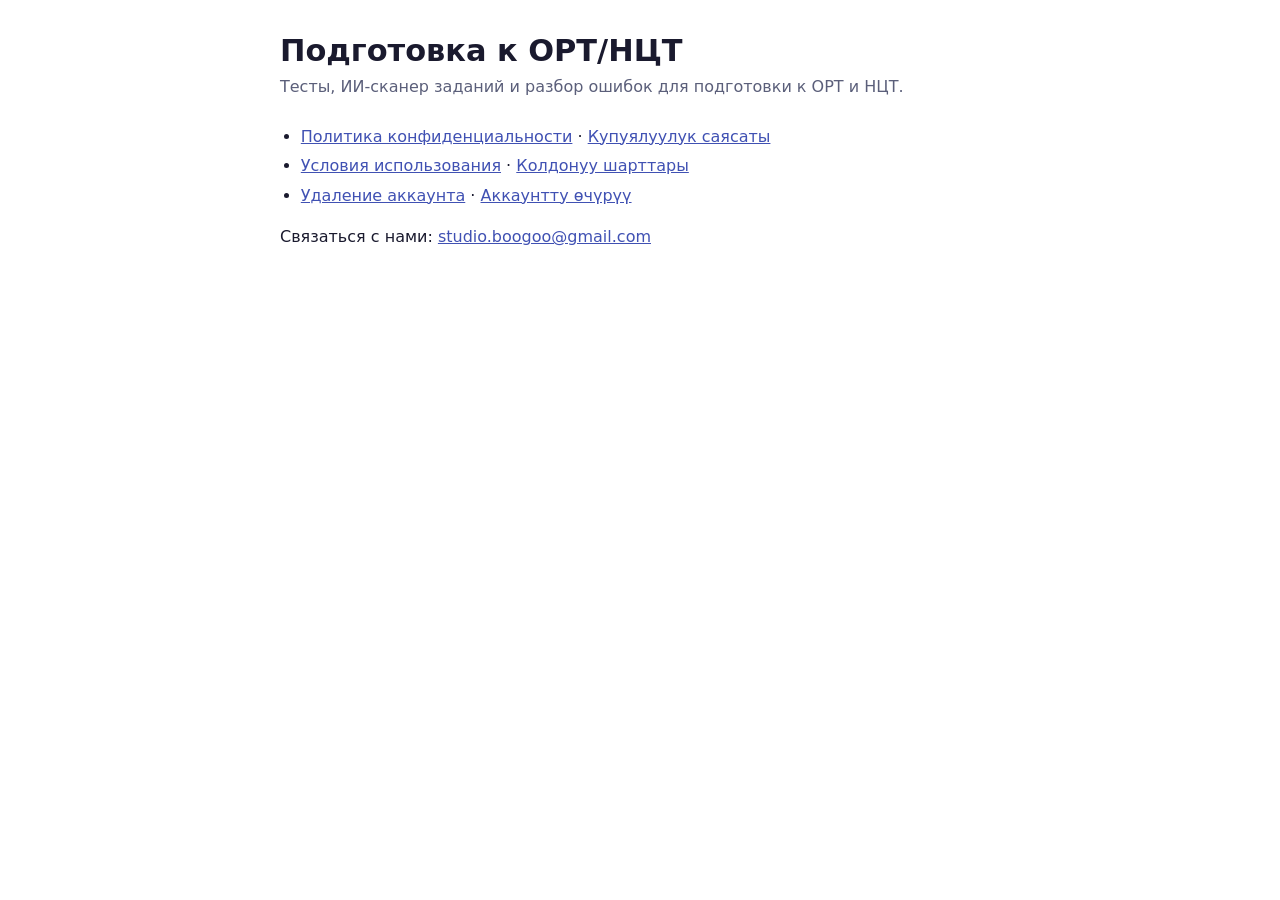
<file: index.html>
<!doctype html>
<html lang="ru">
<head>
<meta charset="utf-8">
<meta name="viewport" content="width=device-width, initial-scale=1">
<title>Подготовка к ОРТ/НЦТ</title>
<link rel="stylesheet" href="style.css">
</head>
<body>
<main>
<h1>Подготовка к ОРТ/НЦТ</h1>
<p class="date">Тесты, ИИ-сканер заданий и разбор ошибок для подготовки к ОРТ и НЦТ.</p>
<ul>
<li><a href="privacy.html">Политика конфиденциальности</a> · <a href="privacy.html#ky">Купуялуулук саясаты</a></li>
<li><a href="terms.html">Условия использования</a> · <a href="terms.html#ky">Колдонуу шарттары</a></li>
<li><a href="delete-account.html">Удаление аккаунта</a> · <a href="delete-account.html#ky">Аккаунтту өчүрүү</a></li>
</ul>
<p>Связаться с нами: <a href="mailto:studio.boogoo@gmail.com">studio.boogoo@gmail.com</a></p>
</main>
</body>
</html>
</file>
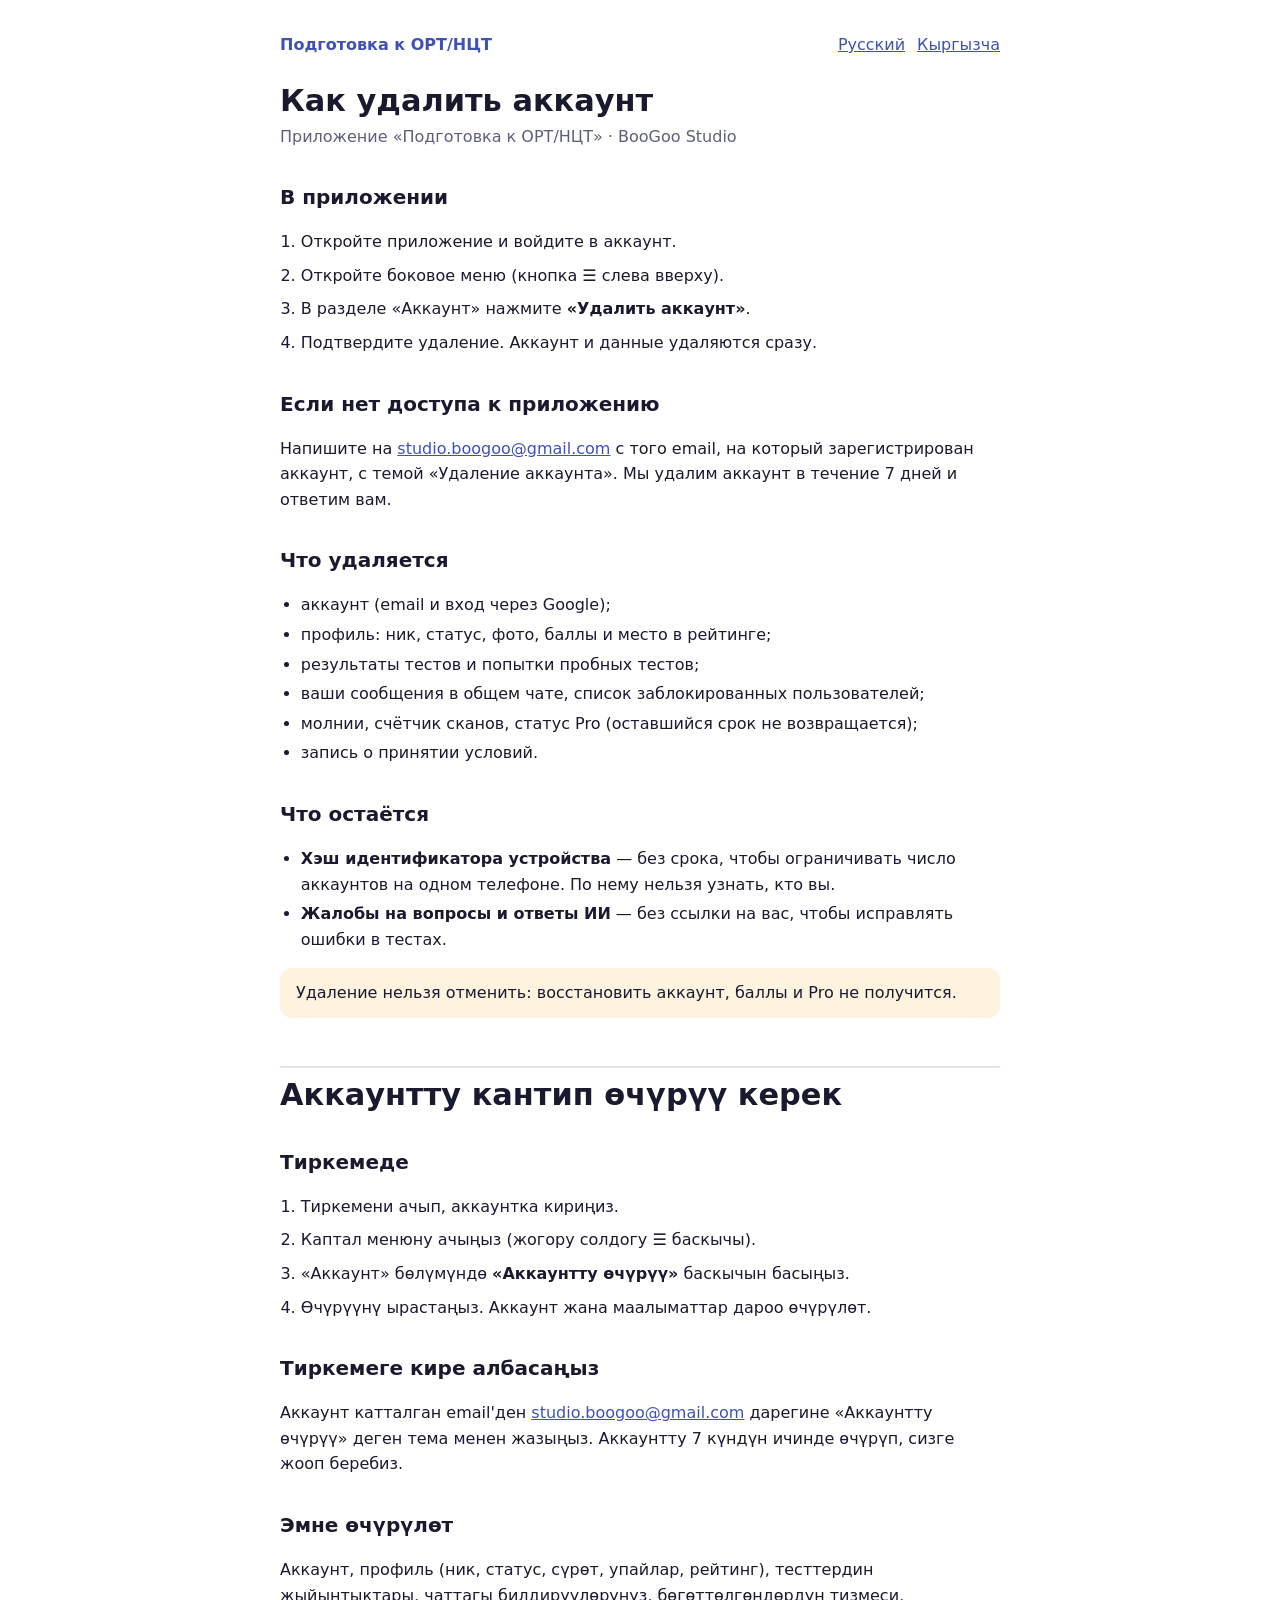
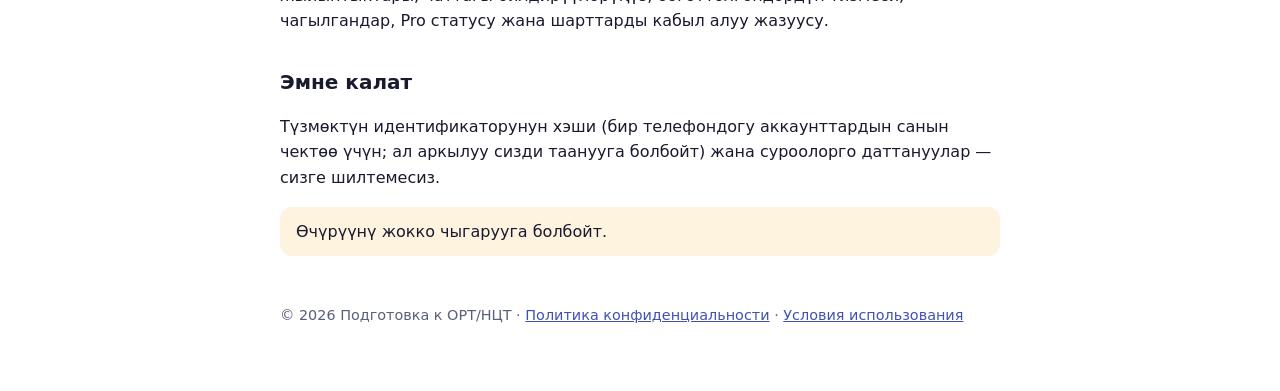
<file: delete-account.html>
<!doctype html>
<html lang="ru">
<head>
<meta charset="utf-8">
<meta name="viewport" content="width=device-width, initial-scale=1">
<title>Удаление аккаунта — Подготовка к ОРТ/НЦТ</title>
<link rel="stylesheet" href="style.css">
</head>
<body>
<main>
<header class="top">
  <a class="app" href="index.html">Подготовка к ОРТ/НЦТ</a>
  <nav class="langs"><a href="#ru">Русский</a><a href="#ky">Кыргызча</a></nav>
</header>

<section id="ru">
<h1>Как удалить аккаунт</h1>
<p class="date">Приложение «Подготовка к ОРТ/НЦТ» · BooGoo Studio</p>

<h2>В приложении</h2>
<ol class="steps">
<li>Откройте приложение и войдите в аккаунт.</li>
<li>Откройте боковое меню (кнопка ☰ слева вверху).</li>
<li>В разделе «Аккаунт» нажмите <strong>«Удалить аккаунт»</strong>.</li>
<li>Подтвердите удаление. Аккаунт и данные удаляются сразу.</li>
</ol>

<h2>Если нет доступа к приложению</h2>
<p>Напишите на <a href="mailto:studio.boogoo@gmail.com">studio.boogoo@gmail.com</a> с того email, на который зарегистрирован аккаунт, с темой «Удаление аккаунта». Мы удалим аккаунт в течение 7 дней и ответим вам.</p>

<h2>Что удаляется</h2>
<ul>
<li>аккаунт (email и вход через Google);</li>
<li>профиль: ник, статус, фото, баллы и место в рейтинге;</li>
<li>результаты тестов и попытки пробных тестов;</li>
<li>ваши сообщения в общем чате, список заблокированных пользователей;</li>
<li>молнии, счётчик сканов, статус Pro (оставшийся срок не возвращается);</li>
<li>запись о принятии условий.</li>
</ul>

<h2>Что остаётся</h2>
<ul>
<li><strong>Хэш идентификатора устройства</strong> — без срока, чтобы ограничивать число аккаунтов на одном телефоне. По нему нельзя узнать, кто вы.</li>
<li><strong>Жалобы на вопросы и ответы ИИ</strong> — без ссылки на вас, чтобы исправлять ошибки в тестах.</li>
</ul>
<p class="note">Удаление нельзя отменить: восстановить аккаунт, баллы и Pro не получится.</p>
</section>

<section id="ky" class="lang-block" lang="ky">
<h1>Аккаунтту кантип өчүрүү керек</h1>

<h2>Тиркемеде</h2>
<ol class="steps">
<li>Тиркемени ачып, аккаунтка кириңиз.</li>
<li>Каптал менюну ачыңыз (жогору солдогу ☰ баскычы).</li>
<li>«Аккаунт» бөлүмүндө <strong>«Аккаунтту өчүрүү»</strong> баскычын басыңыз.</li>
<li>Өчүрүүнү ырастаңыз. Аккаунт жана маалыматтар дароо өчүрүлөт.</li>
</ol>

<h2>Тиркемеге кире албасаңыз</h2>
<p>Аккаунт катталган email'ден <a href="mailto:studio.boogoo@gmail.com">studio.boogoo@gmail.com</a> дарегине «Аккаунтту өчүрүү» деген тема менен жазыңыз. Аккаунтту 7 күндүн ичинде өчүрүп, сизге жооп беребиз.</p>

<h2>Эмне өчүрүлөт</h2>
<p>Аккаунт, профиль (ник, статус, сүрөт, упайлар, рейтинг), тесттердин жыйынтыктары, чаттагы билдирүүлөрүңүз, бөгөттөлгөндөрдүн тизмеси, чагылгандар, Pro статусу жана шарттарды кабыл алуу жазуусу.</p>

<h2>Эмне калат</h2>
<p>Түзмөктүн идентификаторунун хэши (бир телефондогу аккаунттардын санын чектөө үчүн; ал аркылуу сизди таанууга болбойт) жана суроолорго даттануулар — сизге шилтемесиз.</p>
<p class="note">Өчүрүүнү жокко чыгарууга болбойт.</p>
</section>

<footer>© 2026 Подготовка к ОРТ/НЦТ · <a href="privacy.html">Политика конфиденциальности</a> · <a href="terms.html">Условия использования</a></footer>
</main>
</body>
</html>
</file>
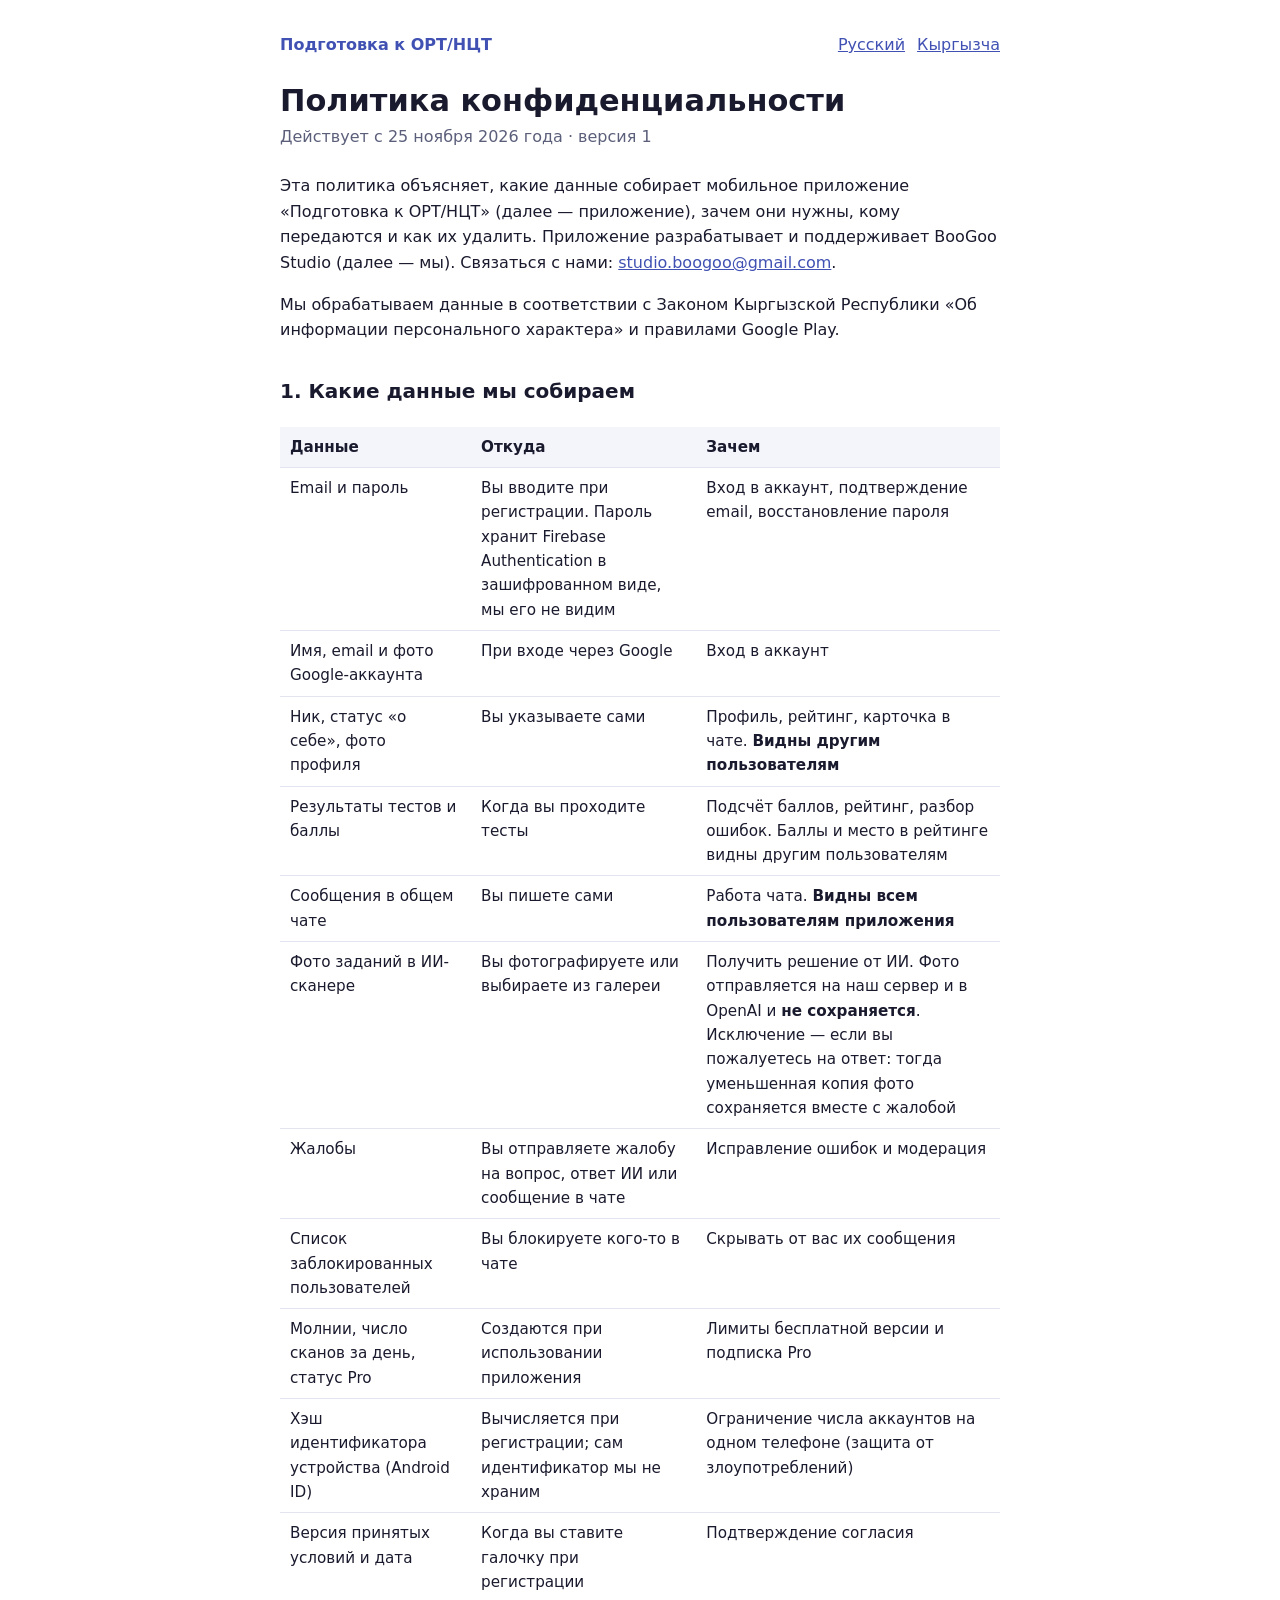
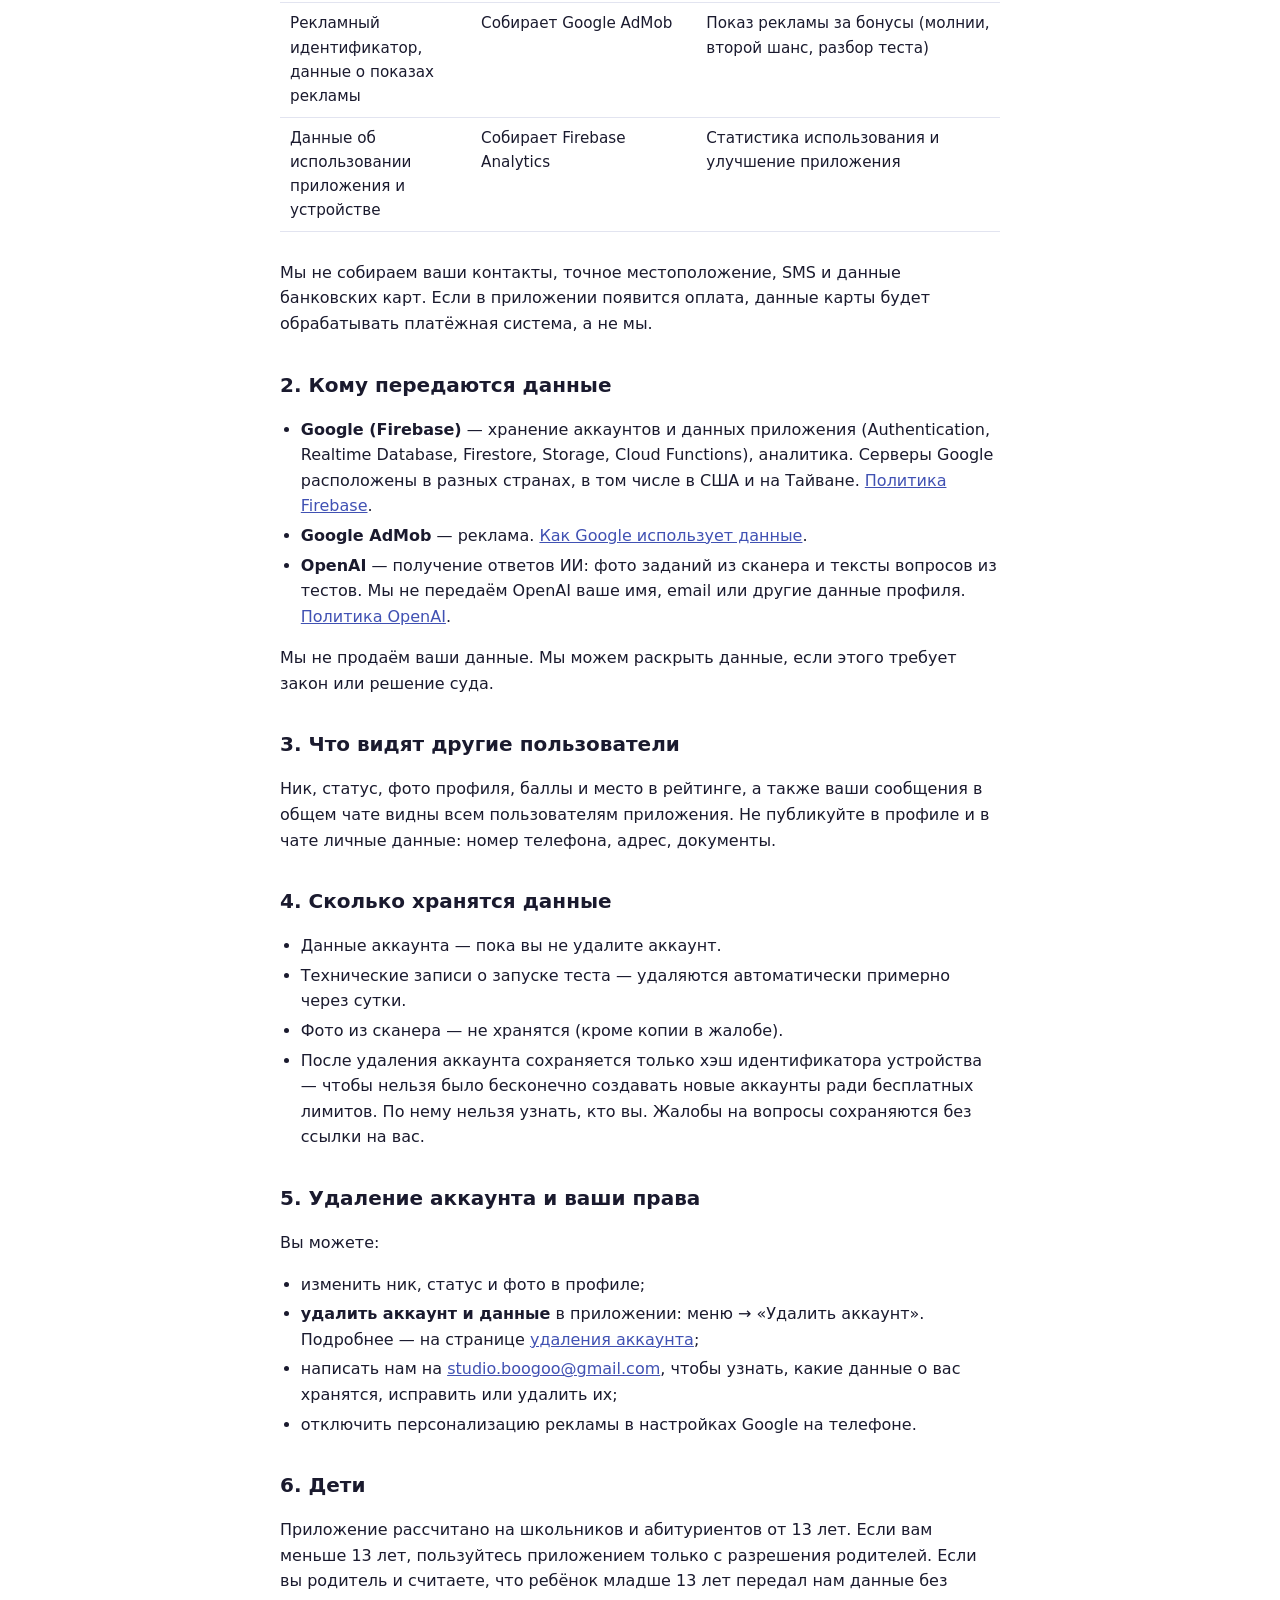
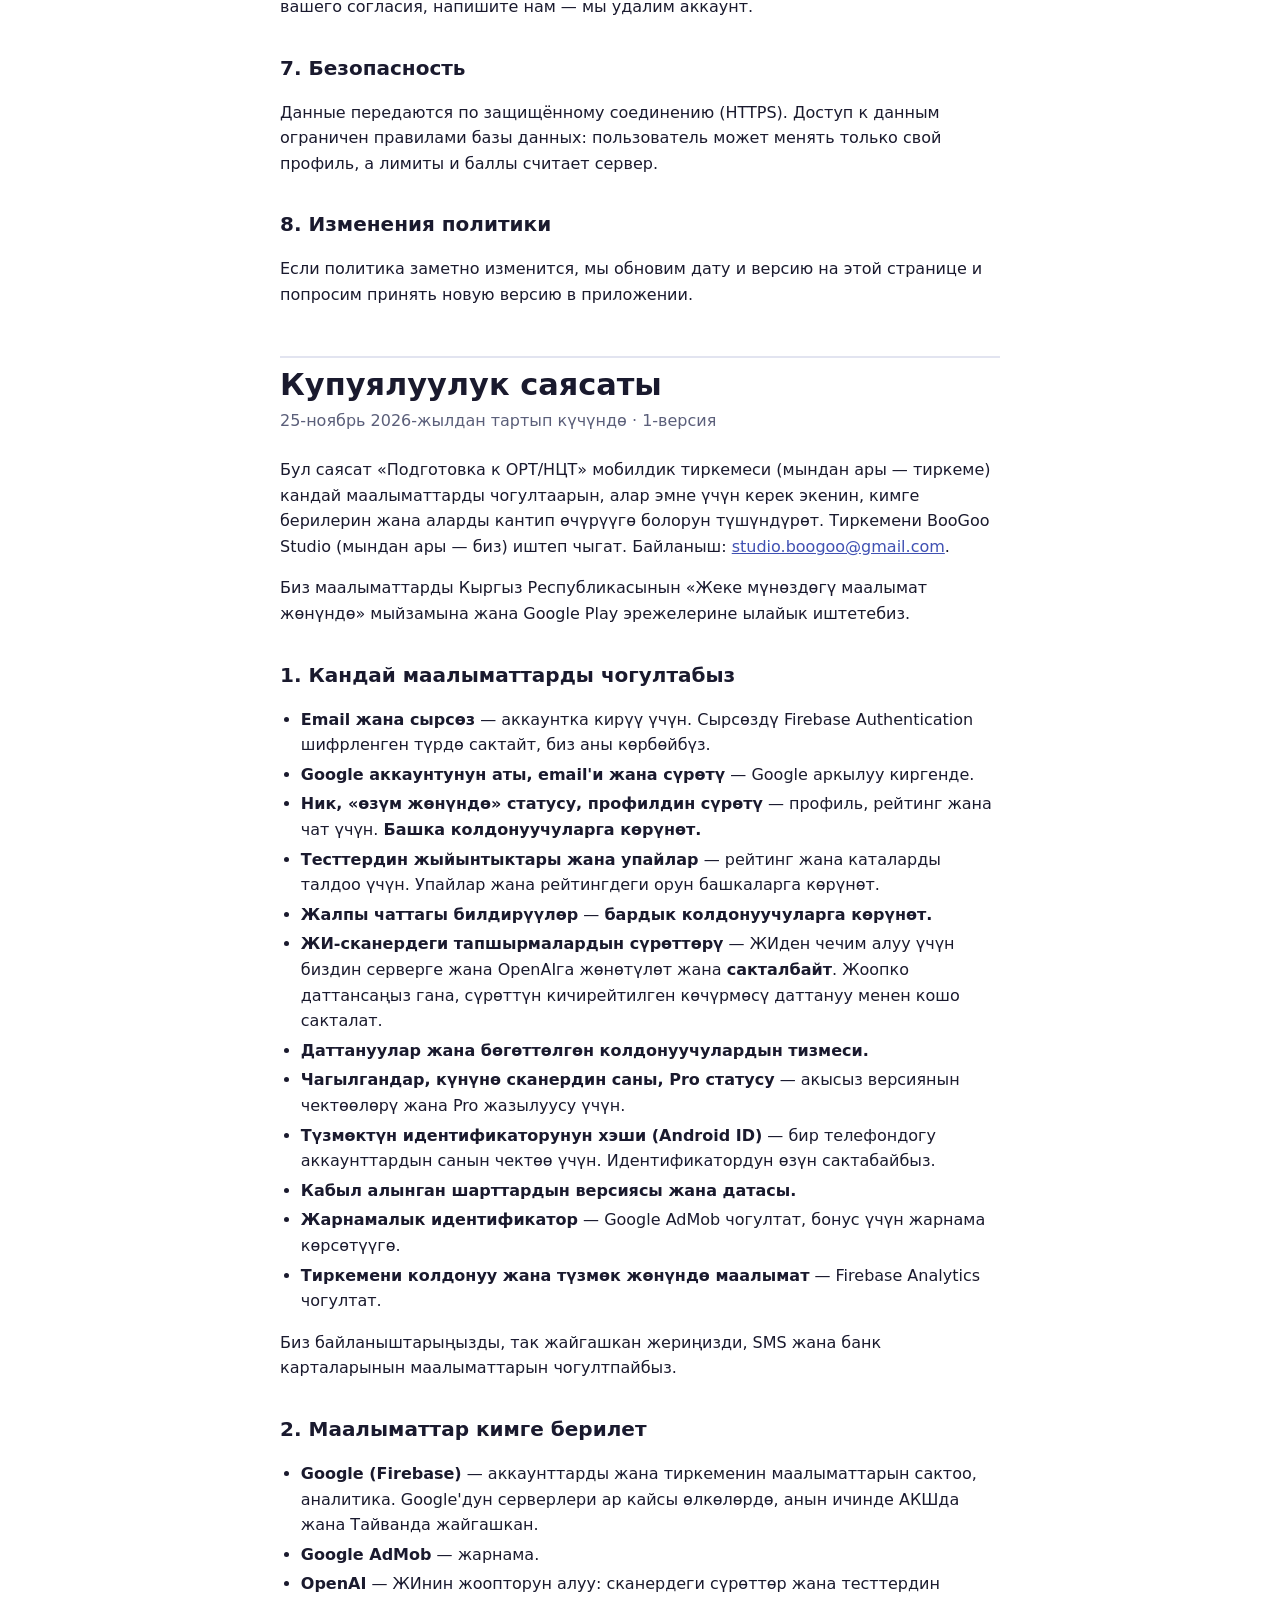
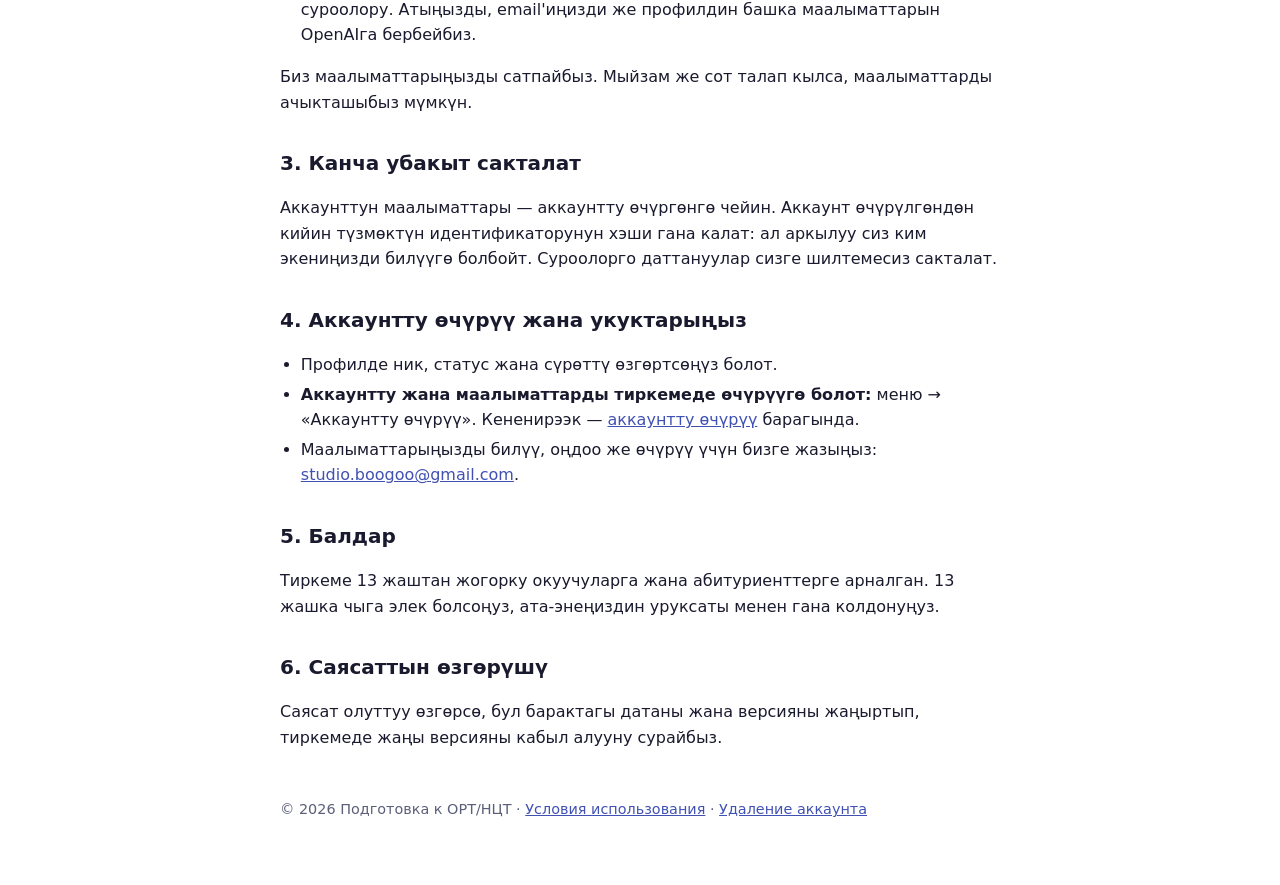
<file: privacy.html>
<!doctype html>
<html lang="ru">
<head>
<meta charset="utf-8">
<meta name="viewport" content="width=device-width, initial-scale=1">
<title>Политика конфиденциальности — Подготовка к ОРТ/НЦТ</title>
<link rel="stylesheet" href="style.css">
</head>
<body>
<main>
<header class="top">
  <a class="app" href="index.html">Подготовка к ОРТ/НЦТ</a>
  <nav class="langs"><a href="#ru">Русский</a><a href="#ky">Кыргызча</a></nav>
</header>

<section id="ru">
<h1>Политика конфиденциальности</h1>
<p class="date">Действует с 25 ноября 2026 года · версия 1</p>

<p>Эта политика объясняет, какие данные собирает мобильное приложение «Подготовка к ОРТ/НЦТ» (далее — приложение), зачем они нужны, кому передаются и как их удалить. Приложение разрабатывает и поддерживает BooGoo Studio (далее — мы). Связаться с нами: <a href="mailto:studio.boogoo@gmail.com">studio.boogoo@gmail.com</a>.</p>
<p>Мы обрабатываем данные в соответствии с Законом Кыргызской Республики «Об информации персонального характера» и правилами Google Play.</p>

<h2>1. Какие данные мы собираем</h2>
<div class="table"><table>
<tr><th>Данные</th><th>Откуда</th><th>Зачем</th></tr>
<tr><td>Email и пароль</td><td>Вы вводите при регистрации. Пароль хранит Firebase Authentication в зашифрованном виде, мы его не видим</td><td>Вход в аккаунт, подтверждение email, восстановление пароля</td></tr>
<tr><td>Имя, email и фото Google-аккаунта</td><td>При входе через Google</td><td>Вход в аккаунт</td></tr>
<tr><td>Ник, статус «о себе», фото профиля</td><td>Вы указываете сами</td><td>Профиль, рейтинг, карточка в чате. <strong>Видны другим пользователям</strong></td></tr>
<tr><td>Результаты тестов и баллы</td><td>Когда вы проходите тесты</td><td>Подсчёт баллов, рейтинг, разбор ошибок. Баллы и место в рейтинге видны другим пользователям</td></tr>
<tr><td>Сообщения в общем чате</td><td>Вы пишете сами</td><td>Работа чата. <strong>Видны всем пользователям приложения</strong></td></tr>
<tr><td>Фото заданий в ИИ-сканере</td><td>Вы фотографируете или выбираете из галереи</td><td>Получить решение от ИИ. Фото отправляется на наш сервер и в OpenAI и <strong>не сохраняется</strong>. Исключение — если вы пожалуетесь на ответ: тогда уменьшенная копия фото сохраняется вместе с жалобой</td></tr>
<tr><td>Жалобы</td><td>Вы отправляете жалобу на вопрос, ответ ИИ или сообщение в чате</td><td>Исправление ошибок и модерация</td></tr>
<tr><td>Список заблокированных пользователей</td><td>Вы блокируете кого-то в чате</td><td>Скрывать от вас их сообщения</td></tr>
<tr><td>Молнии, число сканов за день, статус Pro</td><td>Создаются при использовании приложения</td><td>Лимиты бесплатной версии и подписка Pro</td></tr>
<tr><td>Хэш идентификатора устройства (Android ID)</td><td>Вычисляется при регистрации; сам идентификатор мы не храним</td><td>Ограничение числа аккаунтов на одном телефоне (защита от злоупотреблений)</td></tr>
<tr><td>Версия принятых условий и дата</td><td>Когда вы ставите галочку при регистрации</td><td>Подтверждение согласия</td></tr>
<tr><td>Рекламный идентификатор, данные о показах рекламы</td><td>Собирает Google AdMob</td><td>Показ рекламы за бонусы (молнии, второй шанс, разбор теста)</td></tr>
<tr><td>Данные об использовании приложения и устройстве</td><td>Собирает Firebase Analytics</td><td>Статистика использования и улучшение приложения</td></tr>
</table></div>
<p>Мы не собираем ваши контакты, точное местоположение, SMS и данные банковских карт. Если в приложении появится оплата, данные карты будет обрабатывать платёжная система, а не мы.</p>

<h2>2. Кому передаются данные</h2>
<ul>
<li><strong>Google (Firebase)</strong> — хранение аккаунтов и данных приложения (Authentication, Realtime Database, Firestore, Storage, Cloud Functions), аналитика. Серверы Google расположены в разных странах, в том числе в США и на Тайване. <a href="https://firebase.google.com/support/privacy">Политика Firebase</a>.</li>
<li><strong>Google AdMob</strong> — реклама. <a href="https://policies.google.com/technologies/partner-sites">Как Google использует данные</a>.</li>
<li><strong>OpenAI</strong> — получение ответов ИИ: фото заданий из сканера и тексты вопросов из тестов. Мы не передаём OpenAI ваше имя, email или другие данные профиля. <a href="https://openai.com/policies/privacy-policy">Политика OpenAI</a>.</li>
</ul>
<p>Мы не продаём ваши данные. Мы можем раскрыть данные, если этого требует закон или решение суда.</p>

<h2>3. Что видят другие пользователи</h2>
<p>Ник, статус, фото профиля, баллы и место в рейтинге, а также ваши сообщения в общем чате видны всем пользователям приложения. Не публикуйте в профиле и в чате личные данные: номер телефона, адрес, документы.</p>

<h2>4. Сколько хранятся данные</h2>
<ul>
<li>Данные аккаунта — пока вы не удалите аккаунт.</li>
<li>Технические записи о запуске теста — удаляются автоматически примерно через сутки.</li>
<li>Фото из сканера — не хранятся (кроме копии в жалобе).</li>
<li>После удаления аккаунта сохраняется только хэш идентификатора устройства — чтобы нельзя было бесконечно создавать новые аккаунты ради бесплатных лимитов. По нему нельзя узнать, кто вы. Жалобы на вопросы сохраняются без ссылки на вас.</li>
</ul>

<h2>5. Удаление аккаунта и ваши права</h2>
<p>Вы можете:</p>
<ul>
<li>изменить ник, статус и фото в профиле;</li>
<li><strong>удалить аккаунт и данные</strong> в приложении: меню → «Удалить аккаунт». Подробнее — на странице <a href="delete-account.html">удаления аккаунта</a>;</li>
<li>написать нам на <a href="mailto:studio.boogoo@gmail.com">studio.boogoo@gmail.com</a>, чтобы узнать, какие данные о вас хранятся, исправить или удалить их;</li>
<li>отключить персонализацию рекламы в настройках Google на телефоне.</li>
</ul>

<h2>6. Дети</h2>
<p>Приложение рассчитано на школьников и абитуриентов от 13 лет. Если вам меньше 13 лет, пользуйтесь приложением только с разрешения родителей. Если вы родитель и считаете, что ребёнок младше 13 лет передал нам данные без вашего согласия, напишите нам — мы удалим аккаунт.</p>

<h2>7. Безопасность</h2>
<p>Данные передаются по защищённому соединению (HTTPS). Доступ к данным ограничен правилами базы данных: пользователь может менять только свой профиль, а лимиты и баллы считает сервер.</p>

<h2>8. Изменения политики</h2>
<p>Если политика заметно изменится, мы обновим дату и версию на этой странице и попросим принять новую версию в приложении.</p>
</section>

<section id="ky" class="lang-block" lang="ky">
<h1>Купуялуулук саясаты</h1>
<p class="date">25-ноябрь 2026-жылдан тартып күчүндө · 1-версия</p>

<p>Бул саясат «Подготовка к ОРТ/НЦТ» мобилдик тиркемеси (мындан ары — тиркеме) кандай маалыматтарды чогултаарын, алар эмне үчүн керек экенин, кимге берилерин жана аларды кантип өчүрүүгө болорун түшүндүрөт. Тиркемени BooGoo Studio (мындан ары — биз) иштеп чыгат. Байланыш: <a href="mailto:studio.boogoo@gmail.com">studio.boogoo@gmail.com</a>.</p>
<p>Биз маалыматтарды Кыргыз Республикасынын «Жеке мүнөздөгү маалымат жөнүндө» мыйзамына жана Google Play эрежелерине ылайык иштетебиз.</p>

<h2>1. Кандай маалыматтарды чогултабыз</h2>
<ul>
<li><strong>Email жана сырсөз</strong> — аккаунтка кирүү үчүн. Сырсөздү Firebase Authentication шифрленген түрдө сактайт, биз аны көрбөйбүз.</li>
<li><strong>Google аккаунтунун аты, email'и жана сүрөтү</strong> — Google аркылуу киргенде.</li>
<li><strong>Ник, «өзүм жөнүндө» статусу, профилдин сүрөтү</strong> — профиль, рейтинг жана чат үчүн. <strong>Башка колдонуучуларга көрүнөт.</strong></li>
<li><strong>Тесттердин жыйынтыктары жана упайлар</strong> — рейтинг жана каталарды талдоо үчүн. Упайлар жана рейтингдеги орун башкаларга көрүнөт.</li>
<li><strong>Жалпы чаттагы билдирүүлөр</strong> — <strong>бардык колдонуучуларга көрүнөт.</strong></li>
<li><strong>ЖИ-сканердеги тапшырмалардын сүрөттөрү</strong> — ЖИден чечим алуу үчүн биздин серверге жана OpenAIга жөнөтүлөт жана <strong>сакталбайт</strong>. Жоопко даттансаңыз гана, сүрөттүн кичирейтилген көчүрмөсү даттануу менен кошо сакталат.</li>
<li><strong>Даттануулар жана бөгөттөлгөн колдонуучулардын тизмеси.</strong></li>
<li><strong>Чагылгандар, күнүнө сканердин саны, Pro статусу</strong> — акысыз версиянын чектөөлөрү жана Pro жазылуусу үчүн.</li>
<li><strong>Түзмөктүн идентификаторунун хэши (Android ID)</strong> — бир телефондогу аккаунттардын санын чектөө үчүн. Идентификатордун өзүн сактабайбыз.</li>
<li><strong>Кабыл алынган шарттардын версиясы жана датасы.</strong></li>
<li><strong>Жарнамалык идентификатор</strong> — Google AdMob чогултат, бонус үчүн жарнама көрсөтүүгө.</li>
<li><strong>Тиркемени колдонуу жана түзмөк жөнүндө маалымат</strong> — Firebase Analytics чогултат.</li>
</ul>
<p>Биз байланыштарыңызды, так жайгашкан жериңизди, SMS жана банк карталарынын маалыматтарын чогултпайбыз.</p>

<h2>2. Маалыматтар кимге берилет</h2>
<ul>
<li><strong>Google (Firebase)</strong> — аккаунттарды жана тиркеменин маалыматтарын сактоо, аналитика. Google'дун серверлери ар кайсы өлкөлөрдө, анын ичинде АКШда жана Тайванда жайгашкан.</li>
<li><strong>Google AdMob</strong> — жарнама.</li>
<li><strong>OpenAI</strong> — ЖИнин жоопторун алуу: сканердеги сүрөттөр жана тесттердин суроолору. Атыңызды, email'иңизди же профилдин башка маалыматтарын OpenAIга бербейбиз.</li>
</ul>
<p>Биз маалыматтарыңызды сатпайбыз. Мыйзам же сот талап кылса, маалыматтарды ачыкташыбыз мүмкүн.</p>

<h2>3. Канча убакыт сакталат</h2>
<p>Аккаунттун маалыматтары — аккаунтту өчүргөнгө чейин. Аккаунт өчүрүлгөндөн кийин түзмөктүн идентификаторунун хэши гана калат: ал аркылуу сиз ким экениңизди билүүгө болбойт. Суроолорго даттануулар сизге шилтемесиз сакталат.</p>

<h2>4. Аккаунтту өчүрүү жана укуктарыңыз</h2>
<ul>
<li>Профилде ник, статус жана сүрөттү өзгөртсөңүз болот.</li>
<li><strong>Аккаунтту жана маалыматтарды тиркемеде өчүрүүгө болот:</strong> меню → «Аккаунтту өчүрүү». Кененирээк — <a href="delete-account.html#ky">аккаунтту өчүрүү</a> барагында.</li>
<li>Маалыматтарыңызды билүү, оңдоо же өчүрүү үчүн бизге жазыңыз: <a href="mailto:studio.boogoo@gmail.com">studio.boogoo@gmail.com</a>.</li>
</ul>

<h2>5. Балдар</h2>
<p>Тиркеме 13 жаштан жогорку окуучуларга жана абитуриенттерге арналган. 13 жашка чыга элек болсоңуз, ата-энеңиздин уруксаты менен гана колдонуңуз.</p>

<h2>6. Саясаттын өзгөрүшү</h2>
<p>Саясат олуттуу өзгөрсө, бул барактагы датаны жана версияны жаңыртып, тиркемеде жаңы версияны кабыл алууну сурайбыз.</p>
</section>

<footer>© 2026 Подготовка к ОРТ/НЦТ · <a href="terms.html">Условия использования</a> · <a href="delete-account.html">Удаление аккаунта</a></footer>
</main>
</body>
</html>
</file>
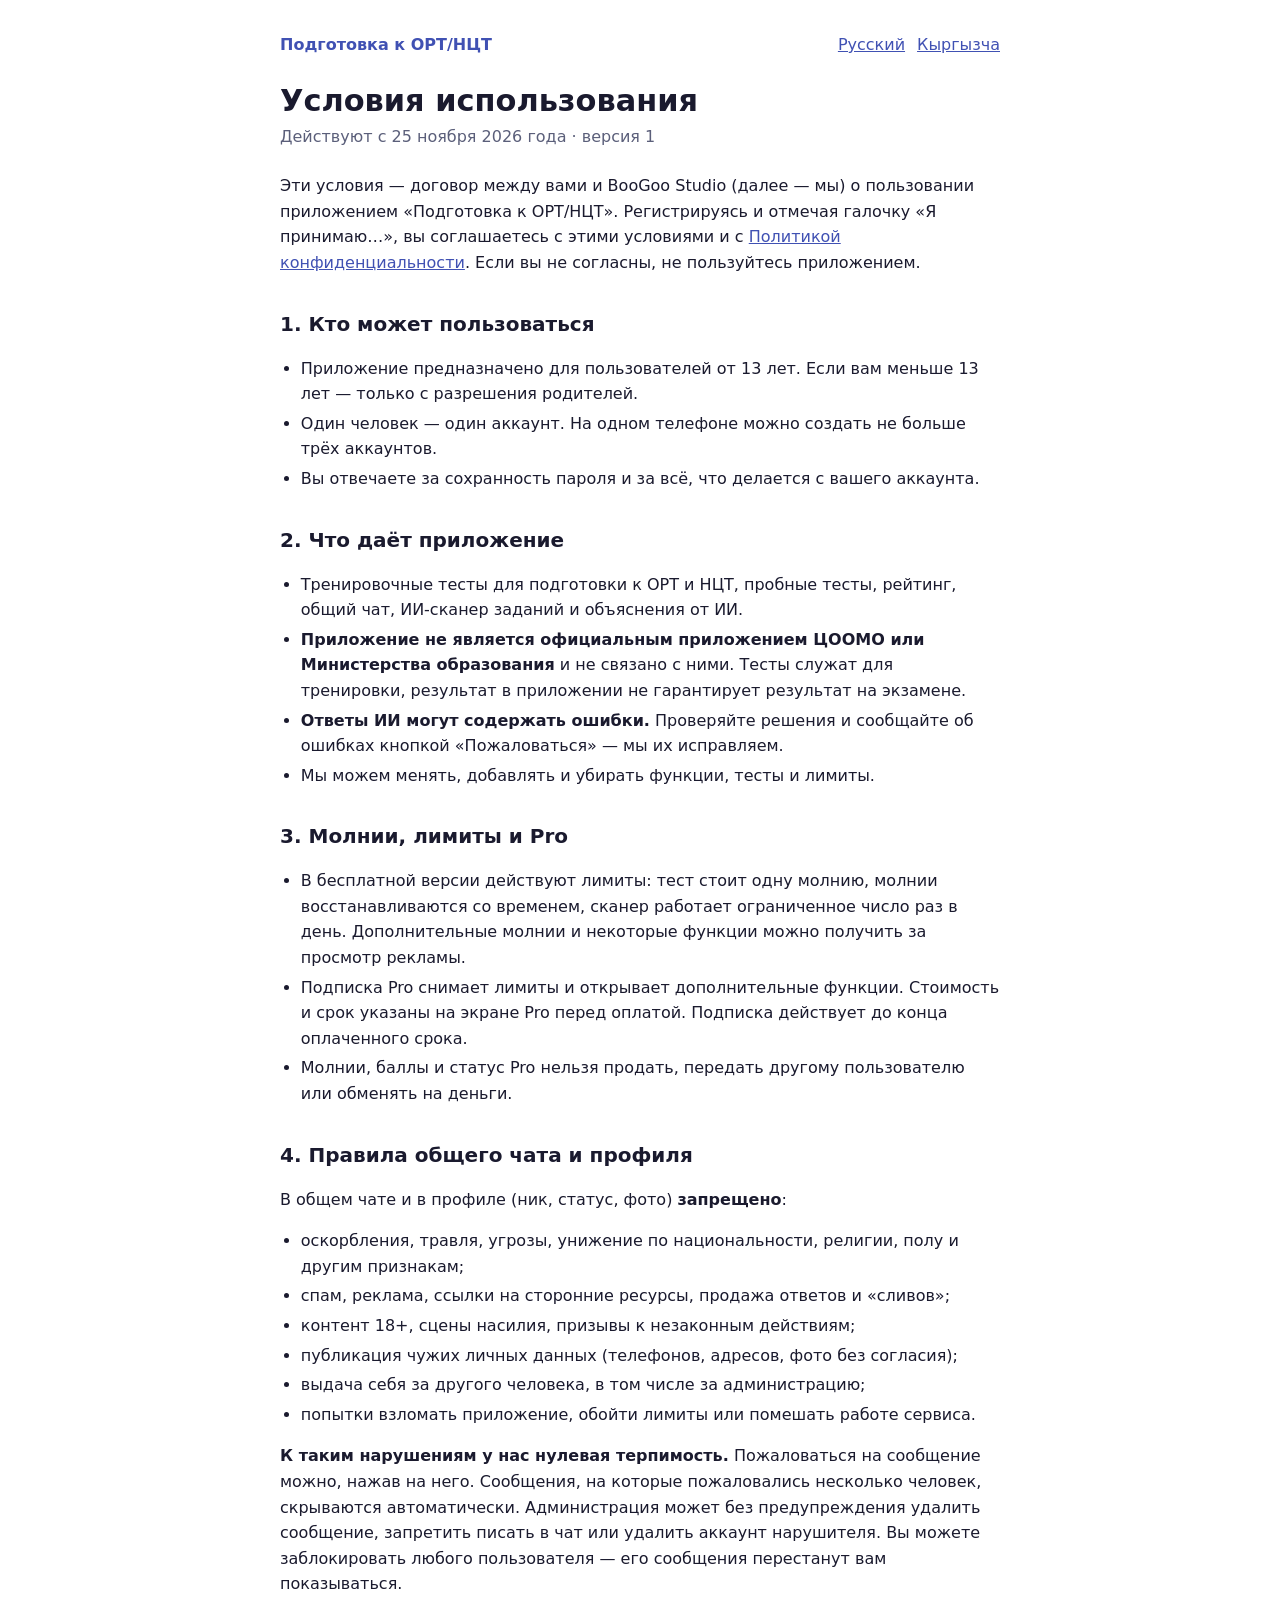
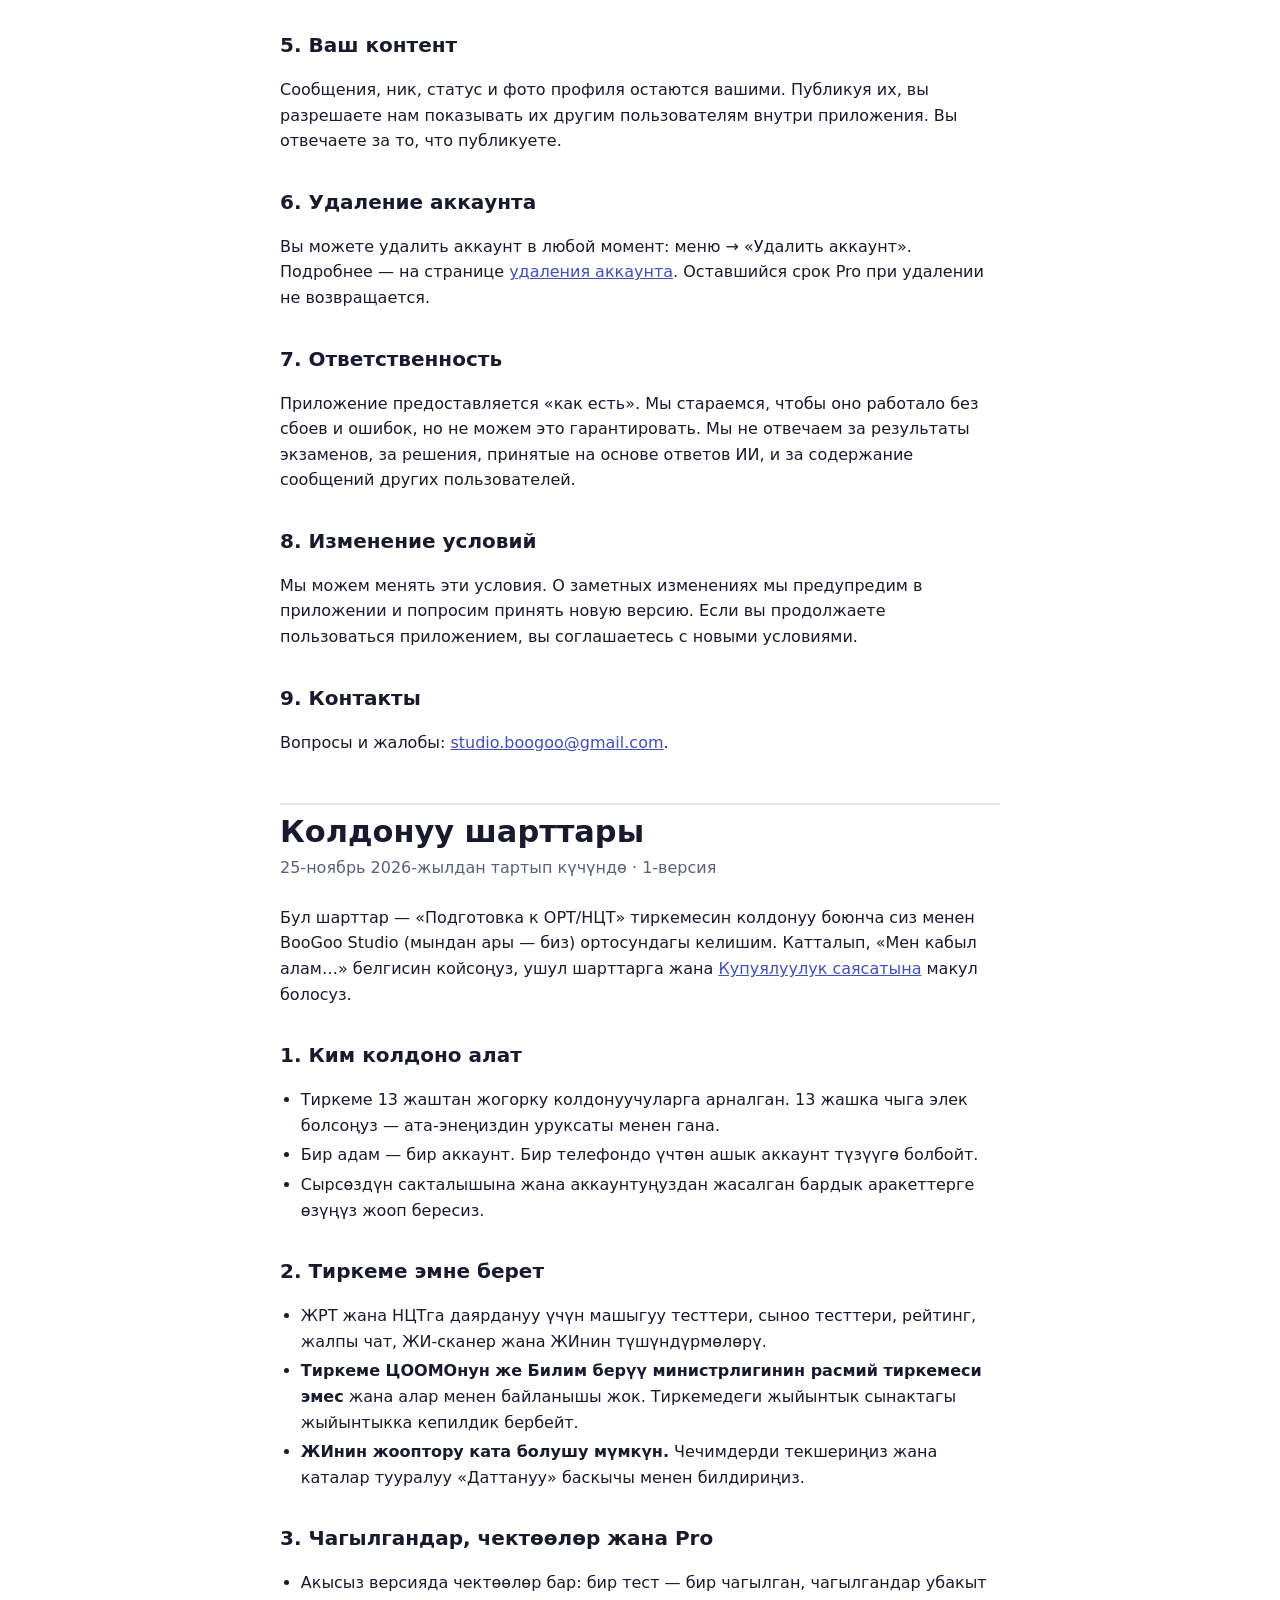
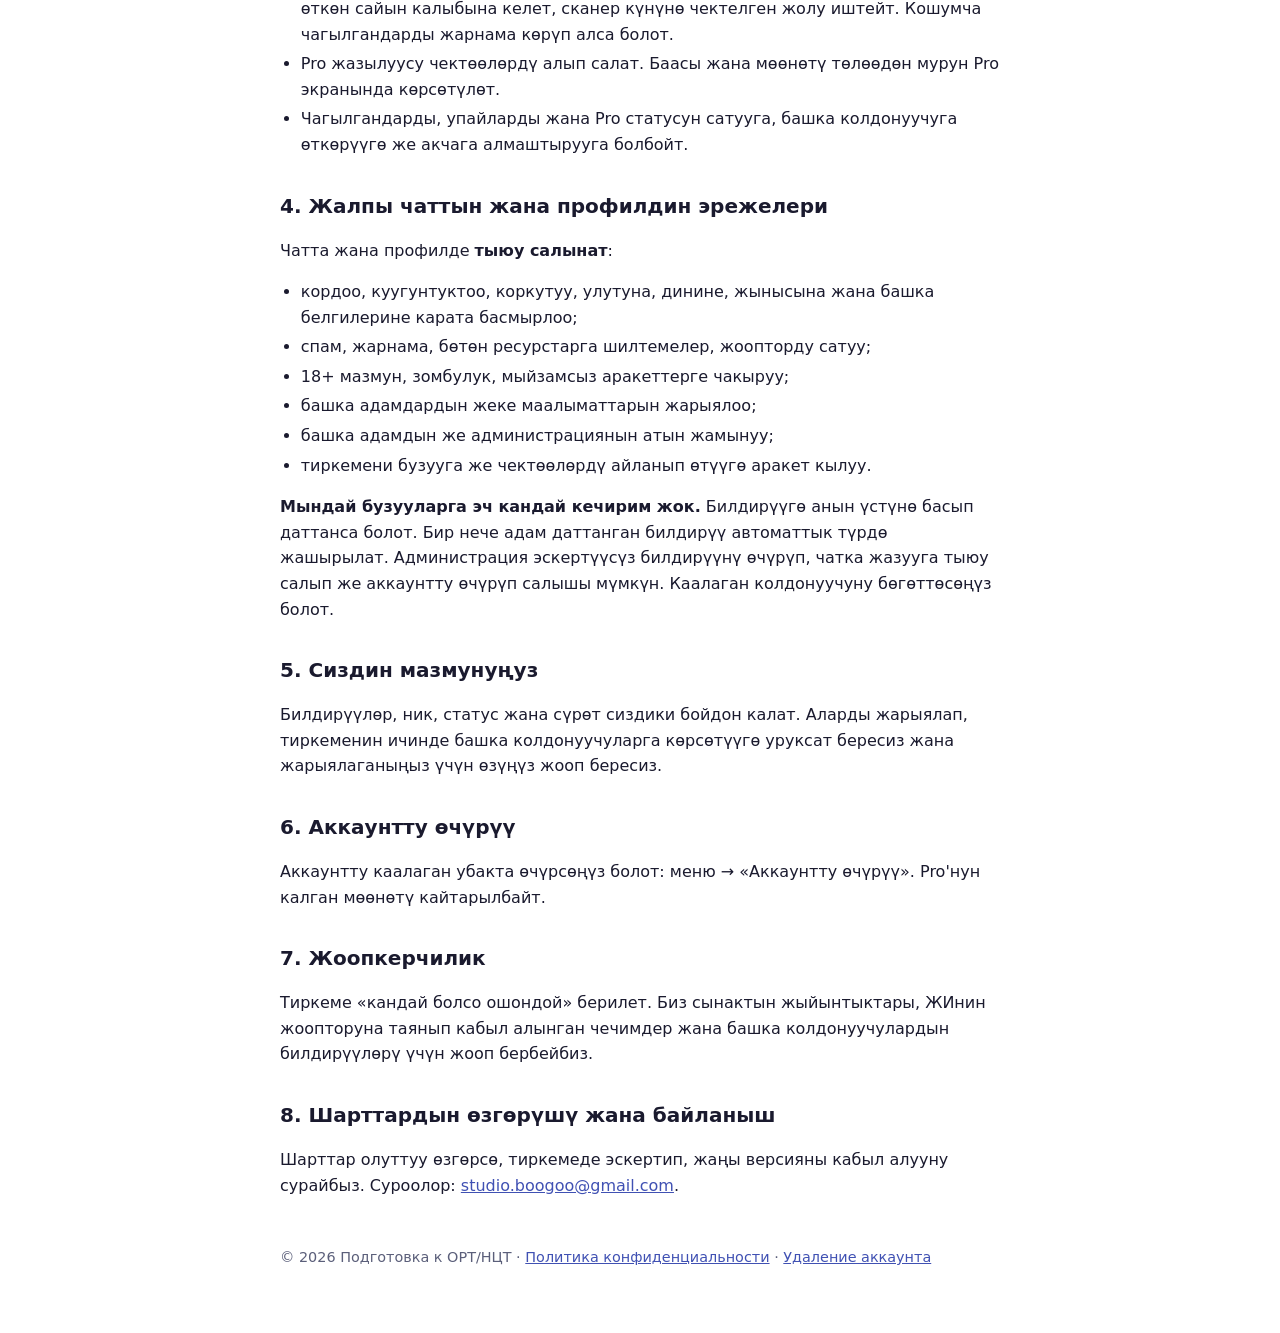
<file: terms.html>
<!doctype html>
<html lang="ru">
<head>
<meta charset="utf-8">
<meta name="viewport" content="width=device-width, initial-scale=1">
<title>Условия использования — Подготовка к ОРТ/НЦТ</title>
<link rel="stylesheet" href="style.css">
</head>
<body>
<main>
<header class="top">
  <a class="app" href="index.html">Подготовка к ОРТ/НЦТ</a>
  <nav class="langs"><a href="#ru">Русский</a><a href="#ky">Кыргызча</a></nav>
</header>

<section id="ru">
<h1>Условия использования</h1>
<p class="date">Действуют с 25 ноября 2026 года · версия 1</p>

<p>Эти условия — договор между вами и BooGoo Studio (далее — мы) о пользовании приложением «Подготовка к ОРТ/НЦТ». Регистрируясь и отмечая галочку «Я принимаю…», вы соглашаетесь с этими условиями и с <a href="privacy.html">Политикой конфиденциальности</a>. Если вы не согласны, не пользуйтесь приложением.</p>

<h2>1. Кто может пользоваться</h2>
<ul>
<li>Приложение предназначено для пользователей от 13 лет. Если вам меньше 13 лет — только с разрешения родителей.</li>
<li>Один человек — один аккаунт. На одном телефоне можно создать не больше трёх аккаунтов.</li>
<li>Вы отвечаете за сохранность пароля и за всё, что делается с вашего аккаунта.</li>
</ul>

<h2>2. Что даёт приложение</h2>
<ul>
<li>Тренировочные тесты для подготовки к ОРТ и НЦТ, пробные тесты, рейтинг, общий чат, ИИ-сканер заданий и объяснения от ИИ.</li>
<li><strong>Приложение не является официальным приложением ЦООМО или Министерства образования</strong> и не связано с ними. Тесты служат для тренировки, результат в приложении не гарантирует результат на экзамене.</li>
<li><strong>Ответы ИИ могут содержать ошибки.</strong> Проверяйте решения и сообщайте об ошибках кнопкой «Пожаловаться» — мы их исправляем.</li>
<li>Мы можем менять, добавлять и убирать функции, тесты и лимиты.</li>
</ul>

<h2>3. Молнии, лимиты и Pro</h2>
<ul>
<li>В бесплатной версии действуют лимиты: тест стоит одну молнию, молнии восстанавливаются со временем, сканер работает ограниченное число раз в день. Дополнительные молнии и некоторые функции можно получить за просмотр рекламы.</li>
<li>Подписка Pro снимает лимиты и открывает дополнительные функции. Стоимость и срок указаны на экране Pro перед оплатой. Подписка действует до конца оплаченного срока.</li>
<li>Молнии, баллы и статус Pro нельзя продать, передать другому пользователю или обменять на деньги.</li>
</ul>

<h2>4. Правила общего чата и профиля</h2>
<p>В общем чате и в профиле (ник, статус, фото) <strong>запрещено</strong>:</p>
<ul>
<li>оскорбления, травля, угрозы, унижение по национальности, религии, полу и другим признакам;</li>
<li>спам, реклама, ссылки на сторонние ресурсы, продажа ответов и «сливов»;</li>
<li>контент 18+, сцены насилия, призывы к незаконным действиям;</li>
<li>публикация чужих личных данных (телефонов, адресов, фото без согласия);</li>
<li>выдача себя за другого человека, в том числе за администрацию;</li>
<li>попытки взломать приложение, обойти лимиты или помешать работе сервиса.</li>
</ul>
<p><strong>К таким нарушениям у нас нулевая терпимость.</strong> Пожаловаться на сообщение можно, нажав на него. Сообщения, на которые пожаловались несколько человек, скрываются автоматически. Администрация может без предупреждения удалить сообщение, запретить писать в чат или удалить аккаунт нарушителя. Вы можете заблокировать любого пользователя — его сообщения перестанут вам показываться.</p>

<h2>5. Ваш контент</h2>
<p>Сообщения, ник, статус и фото профиля остаются вашими. Публикуя их, вы разрешаете нам показывать их другим пользователям внутри приложения. Вы отвечаете за то, что публикуете.</p>

<h2>6. Удаление аккаунта</h2>
<p>Вы можете удалить аккаунт в любой момент: меню → «Удалить аккаунт». Подробнее — на странице <a href="delete-account.html">удаления аккаунта</a>. Оставшийся срок Pro при удалении не возвращается.</p>

<h2>7. Ответственность</h2>
<p>Приложение предоставляется «как есть». Мы стараемся, чтобы оно работало без сбоев и ошибок, но не можем это гарантировать. Мы не отвечаем за результаты экзаменов, за решения, принятые на основе ответов ИИ, и за содержание сообщений других пользователей.</p>

<h2>8. Изменение условий</h2>
<p>Мы можем менять эти условия. О заметных изменениях мы предупредим в приложении и попросим принять новую версию. Если вы продолжаете пользоваться приложением, вы соглашаетесь с новыми условиями.</p>

<h2>9. Контакты</h2>
<p>Вопросы и жалобы: <a href="mailto:studio.boogoo@gmail.com">studio.boogoo@gmail.com</a>.</p>
</section>

<section id="ky" class="lang-block" lang="ky">
<h1>Колдонуу шарттары</h1>
<p class="date">25-ноябрь 2026-жылдан тартып күчүндө · 1-версия</p>

<p>Бул шарттар — «Подготовка к ОРТ/НЦТ» тиркемесин колдонуу боюнча сиз менен BooGoo Studio (мындан ары — биз) ортосундагы келишим. Катталып, «Мен кабыл алам…» белгисин койсоңуз, ушул шарттарга жана <a href="privacy.html#ky">Купуялуулук саясатына</a> макул болосуз.</p>

<h2>1. Ким колдоно алат</h2>
<ul>
<li>Тиркеме 13 жаштан жогорку колдонуучуларга арналган. 13 жашка чыга элек болсоңуз — ата-энеңиздин уруксаты менен гана.</li>
<li>Бир адам — бир аккаунт. Бир телефондо үчтөн ашык аккаунт түзүүгө болбойт.</li>
<li>Сырсөздүн сакталышына жана аккаунтуңуздан жасалган бардык аракеттерге өзүңүз жооп бересиз.</li>
</ul>

<h2>2. Тиркеме эмне берет</h2>
<ul>
<li>ЖРТ жана НЦТга даярдануу үчүн машыгуу тесттери, сыноо тесттери, рейтинг, жалпы чат, ЖИ-сканер жана ЖИнин түшүндүрмөлөрү.</li>
<li><strong>Тиркеме ЦООМОнун же Билим берүү министрлигинин расмий тиркемеси эмес</strong> жана алар менен байланышы жок. Тиркемедеги жыйынтык сынактагы жыйынтыкка кепилдик бербейт.</li>
<li><strong>ЖИнин жооптору ката болушу мүмкүн.</strong> Чечимдерди текшериңиз жана каталар тууралуу «Даттануу» баскычы менен билдириңиз.</li>
</ul>

<h2>3. Чагылгандар, чектөөлөр жана Pro</h2>
<ul>
<li>Акысыз версияда чектөөлөр бар: бир тест — бир чагылган, чагылгандар убакыт өткөн сайын калыбына келет, сканер күнүнө чектелген жолу иштейт. Кошумча чагылгандарды жарнама көрүп алса болот.</li>
<li>Pro жазылуусу чектөөлөрдү алып салат. Баасы жана мөөнөтү төлөөдөн мурун Pro экранында көрсөтүлөт.</li>
<li>Чагылгандарды, упайларды жана Pro статусун сатууга, башка колдонуучуга өткөрүүгө же акчага алмаштырууга болбойт.</li>
</ul>

<h2>4. Жалпы чаттын жана профилдин эрежелери</h2>
<p>Чатта жана профилде <strong>тыюу салынат</strong>:</p>
<ul>
<li>кордоо, куугунтуктоо, коркутуу, улутуна, динине, жынысына жана башка белгилерине карата басмырлоо;</li>
<li>спам, жарнама, бөтөн ресурстарга шилтемелер, жоопторду сатуу;</li>
<li>18+ мазмун, зомбулук, мыйзамсыз аракеттерге чакыруу;</li>
<li>башка адамдардын жеке маалыматтарын жарыялоо;</li>
<li>башка адамдын же администрациянын атын жамынуу;</li>
<li>тиркемени бузууга же чектөөлөрдү айланып өтүүгө аракет кылуу.</li>
</ul>
<p><strong>Мындай бузууларга эч кандай кечирим жок.</strong> Билдирүүгө анын үстүнө басып даттанса болот. Бир нече адам даттанган билдирүү автоматтык түрдө жашырылат. Администрация эскертүүсүз билдирүүнү өчүрүп, чатка жазууга тыюу салып же аккаунтту өчүрүп салышы мүмкүн. Каалаган колдонуучуну бөгөттөсөңүз болот.</p>

<h2>5. Сиздин мазмунуңуз</h2>
<p>Билдирүүлөр, ник, статус жана сүрөт сиздики бойдон калат. Аларды жарыялап, тиркеменин ичинде башка колдонуучуларга көрсөтүүгө уруксат бересиз жана жарыялаганыңыз үчүн өзүңүз жооп бересиз.</p>

<h2>6. Аккаунтту өчүрүү</h2>
<p>Аккаунтту каалаган убакта өчүрсөңүз болот: меню → «Аккаунтту өчүрүү». Pro'нун калган мөөнөтү кайтарылбайт.</p>

<h2>7. Жоопкерчилик</h2>
<p>Тиркеме «кандай болсо ошондой» берилет. Биз сынактын жыйынтыктары, ЖИнин жоопторуна таянып кабыл алынган чечимдер жана башка колдонуучулардын билдирүүлөрү үчүн жооп бербейбиз.</p>

<h2>8. Шарттардын өзгөрүшү жана байланыш</h2>
<p>Шарттар олуттуу өзгөрсө, тиркемеде эскертип, жаңы версияны кабыл алууну сурайбыз. Суроолор: <a href="mailto:studio.boogoo@gmail.com">studio.boogoo@gmail.com</a>.</p>
</section>

<footer>© 2026 Подготовка к ОРТ/НЦТ · <a href="privacy.html">Политика конфиденциальности</a> · <a href="delete-account.html">Удаление аккаунта</a></footer>
</main>
</body>
</html>
</file>
<file: style.css>
/* Общие стили страниц сайта приложения (политика, условия, удаление аккаунта) */
:root {
  --bg: #ffffff;
  --fg: #1a1a2e;
  --muted: #5b5f7a;
  --line: #e2e4f0;
  --accent: #4051b3;
  --soft: #f4f5fb;
  --note: #fdf3df;
}
@media (prefers-color-scheme: dark) {
  :root {
    --bg: #12121f; --fg: #ecedf7; --muted: #a3a6c2; --line: #2d2e46;
    --accent: #8e9cf0; --soft: #1c1c2e; --note: #3b2c12;
    color-scheme: dark;
  }
}
* { box-sizing: border-box; }
body {
  margin: 0; background: var(--bg); color: var(--fg);
  font: 16px/1.6 system-ui, -apple-system, "Segoe UI", Roboto, sans-serif;
}
main { max-width: 760px; margin: 0 auto; padding: 32px 20px 64px; }
header.top { display: flex; flex-wrap: wrap; justify-content: space-between; gap: 12px; align-items: center; margin-bottom: 24px; }
.app { font-weight: 700; color: var(--accent); text-decoration: none; }
.langs a { margin-left: 12px; color: var(--accent); }
h1 { font-size: 1.9rem; line-height: 1.25; margin: 0 0 4px; }
h2 { font-size: 1.25rem; margin: 32px 0 8px; }
h3 { font-size: 1.05rem; margin: 20px 0 6px; }
.date { color: var(--muted); margin: 0 0 24px; }
a { color: var(--accent); }
ul, ol { padding-left: 1.3em; }
li { margin: 4px 0; }
table { width: 100%; border-collapse: collapse; margin: 12px 0; font-size: 0.95rem; }
th, td { text-align: left; vertical-align: top; padding: 8px 10px; border-bottom: 1px solid var(--line); }
th { background: var(--soft); }
.table { overflow-x: auto; }
.note { background: var(--note); border-radius: 12px; padding: 12px 16px; }
.lang-block { border-top: 2px solid var(--line); margin-top: 48px; padding-top: 8px; }
.steps li { margin: 8px 0; }
footer { margin-top: 48px; color: var(--muted); font-size: 0.9rem; }
</file>
